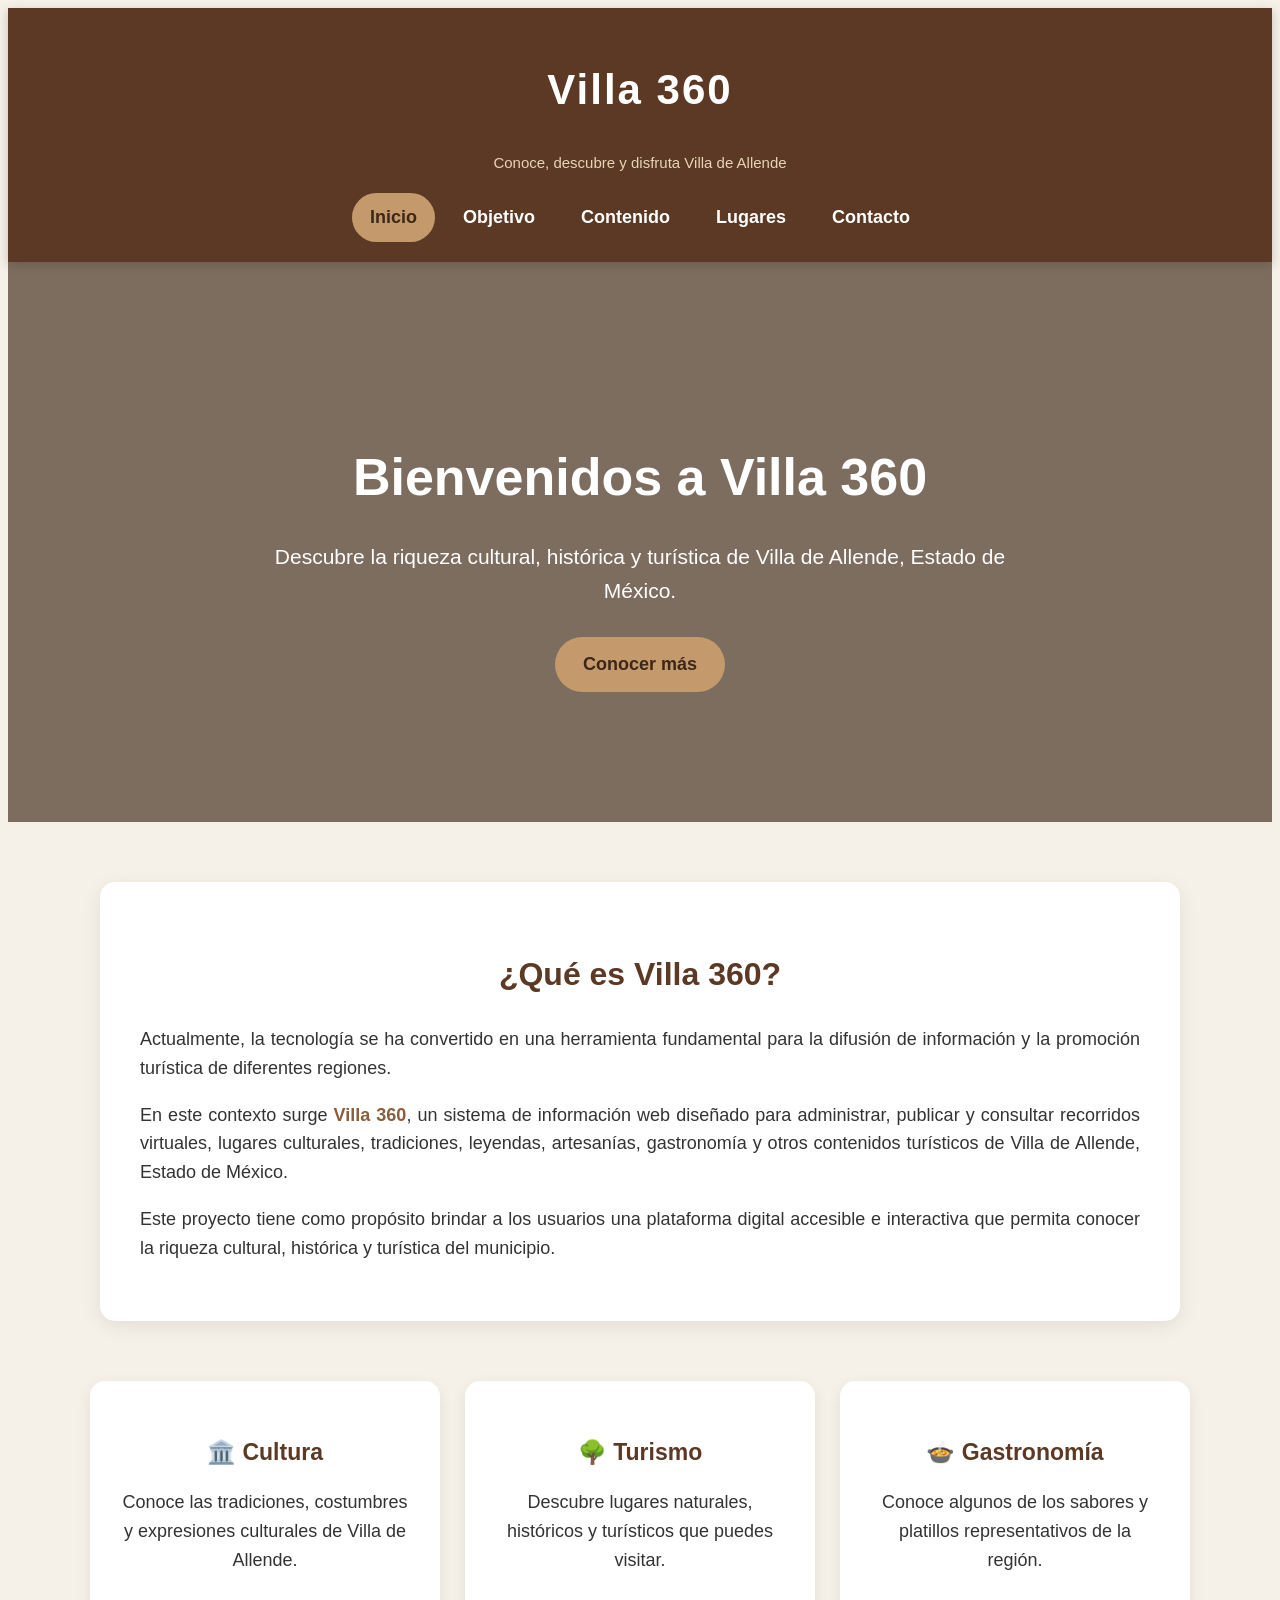
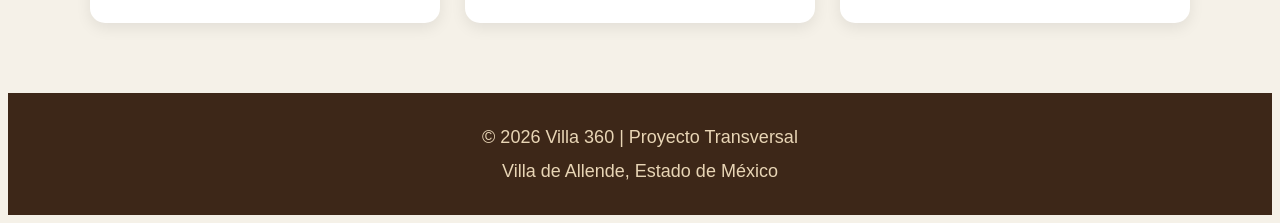
<file: index.html>
<!DOCTYPE html>
<html lang="es">

<head>
    <meta charset="UTF-8">
    <meta name="viewport" content="width=device-width, initial-scale=1.0">
    <title>Villa 360 | Inicio</title>

    <!-- Conexión con el archivo CSS -->
    <link rel="stylesheet" href="estilos.css">
</head>

<body>

    <!-- ENCABEZADO -->
    <header class="encabezado">

        <div class="logo">
            <h1>Villa 360</h1>
            <p>Conoce, descubre y disfruta Villa de Allende</p>
        </div>

        <!-- MENÚ DE NAVEGACIÓN -->
        <nav class="menu">
            <a href="index.html" class="activo">Inicio</a>
            <a href="objetivo.html">Objetivo</a>
            <a href="contenido.html">Contenido</a>
            <a href="lugares.html">Lugares</a>
            <a href="contacto.html">Contacto</a>
        </nav>

    </header>


    <!-- PORTADA PRINCIPAL -->
    <main>

        <section class="hero">

            <div class="hero-contenido">
                <h2>Bienvenidos a Villa 360</h2>

                <p>
                    Descubre la riqueza cultural, histórica y turística
                    de Villa de Allende, Estado de México.
                </p>

                <a href="#que-es" class="boton">
                    Conocer más
                </a>
            </div>

        </section>


        <!-- SECCIÓN ¿QUÉ ES VILLA 360? -->
        <section id="que-es" class="seccion">

            <h2>¿Qué es Villa 360?</h2>

            <p>
                Actualmente, la tecnología se ha convertido en una herramienta
                fundamental para la difusión de información y la promoción
                turística de diferentes regiones.
            </p>

            <p>
                En este contexto surge <strong>Villa 360</strong>, un sistema
                de información web diseñado para administrar, publicar y
                consultar recorridos virtuales, lugares culturales,
                tradiciones, leyendas, artesanías, gastronomía y otros
                contenidos turísticos de Villa de Allende, Estado de México.
            </p>

            <p>
                Este proyecto tiene como propósito brindar a los usuarios
                una plataforma digital accesible e interactiva que permita
                conocer la riqueza cultural, histórica y turística del
                municipio.
            </p>

        </section>


        <!-- TARJETAS INFORMATIVAS -->
        <section class="tarjetas">

            <div class="tarjeta">
                <h3>🏛️ Cultura</h3>
                <p>
                    Conoce las tradiciones, costumbres y expresiones
                    culturales de Villa de Allende.
                </p>
            </div>

            <div class="tarjeta">
                <h3>🌳 Turismo</h3>
                <p>
                    Descubre lugares naturales, históricos y turísticos
                    que puedes visitar.
                </p>
            </div>

            <div class="tarjeta">
                <h3>🍲 Gastronomía</h3>
                <p>
                    Conoce algunos de los sabores y platillos
                    representativos de la región.
                </p>
            </div>

        </section>

    </main>


    <!-- PIE DE PÁGINA -->
    <footer>
        <p>© 2026 Villa 360 | Proyecto Transversal</p>
        <p>Villa de Allende, Estado de México</p>
    </footer>

</body>

</html>
</file>
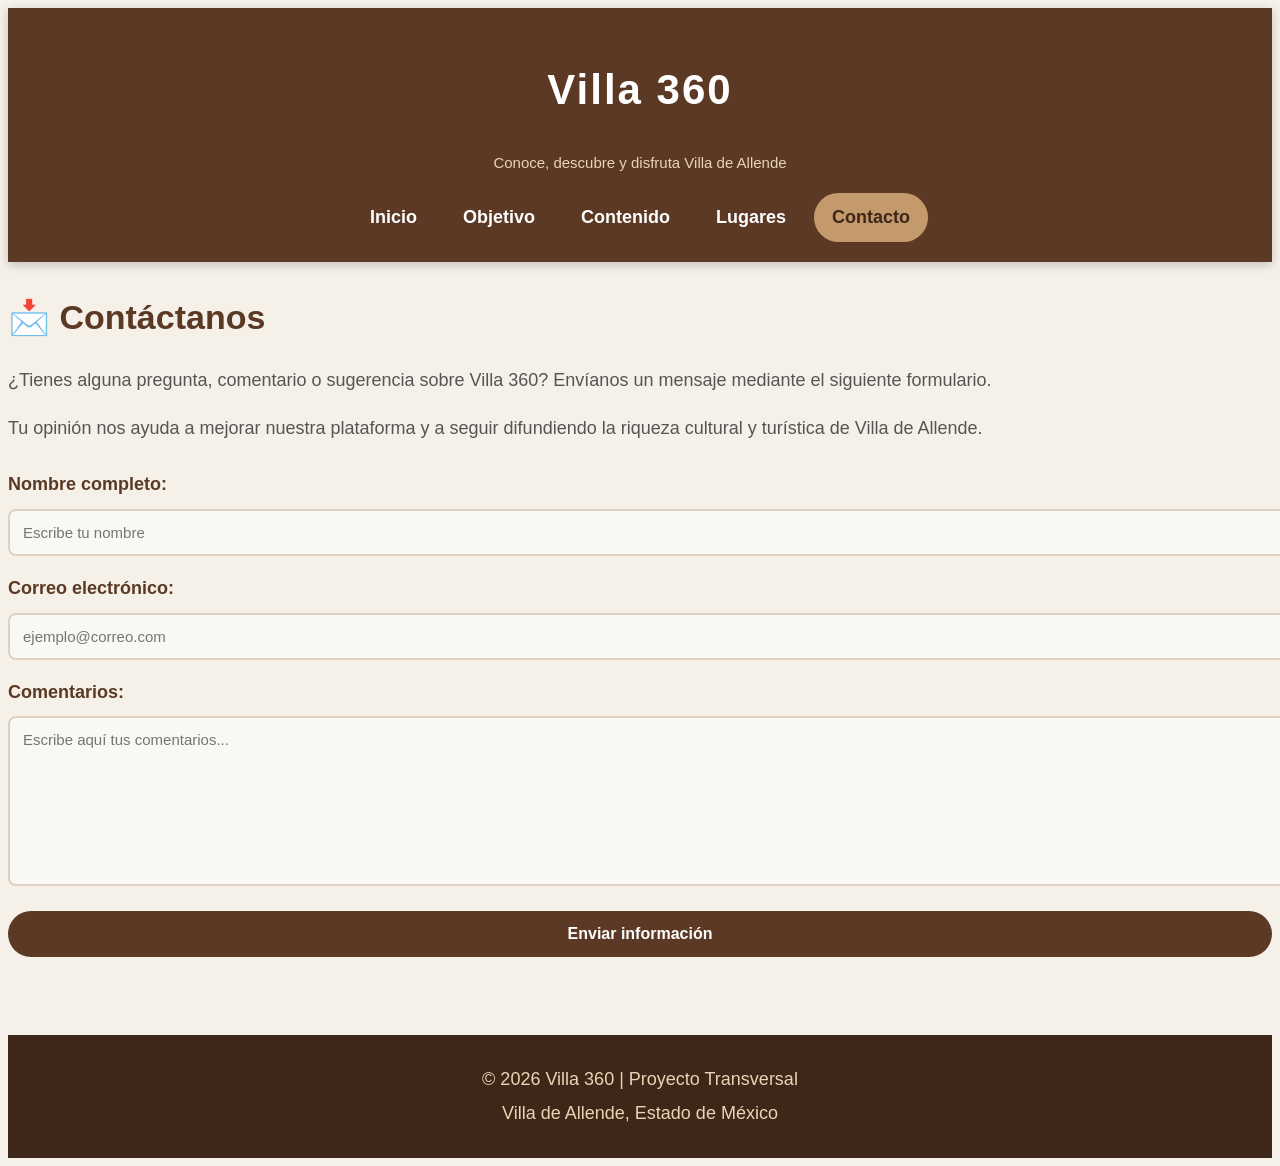
<file: contacto.html>
<!DOCTYPE html>
<html lang="es">

<head>
    <meta charset="UTF-8">
    <meta name="viewport" content="width=device-width, initial-scale=1.0">

    <title>Villa 360 | Contacto</title>

    <link rel="stylesheet" href="estilos.css">
</head>

<body>

    <!-- ENCABEZADO -->
    <header class="encabezado">

        <div class="logo">
            <h1>Villa 360</h1>
            <p>Conoce, descubre y disfruta Villa de Allende</p>
        </div>

        <!-- MENÚ DE NAVEGACIÓN -->
        <nav class="menu">
            <a href="index.html">Inicio</a>
            <a href="objetivo.html">Objetivo</a>
            <a href="contenido.html">Contenido</a>
            <a href="lugares.html">Lugares</a>
            <a href="contacto.html" class="activo">Contacto</a>
        </nav>

    </header>


    <!-- CONTENIDO PRINCIPAL -->
    <main>

        <section class="contacto">

            <div class="contacto-texto">

                <h2>📩 Contáctanos</h2>

                <p>
                    ¿Tienes alguna pregunta, comentario o sugerencia
                    sobre Villa 360? Envíanos un mensaje mediante
                    el siguiente formulario.
                </p>

                <p>
                    Tu opinión nos ayuda a mejorar nuestra plataforma
                    y a seguir difundiendo la riqueza cultural y
                    turística de Villa de Allende.
                </p>

            </div>


            <!-- FORMULARIO -->
            <form id="formulario-contacto">

                <label for="nombre">
                    Nombre completo:
                </label>

                <input
                    type="text"
                    id="nombre"
                    name="nombre"
                    minlength="3"
                    placeholder="Escribe tu nombre"
                    required
                >


                <label for="correo">
                    Correo electrónico:
                </label>

                <input
                    type="email"
                    id="correo"
                    name="correo"
                    placeholder="ejemplo@correo.com"
                    required
                >


                <label for="comentarios">
                    Comentarios:
                </label>

                <textarea
                    id="comentarios"
                    name="comentarios"
                    maxlength="200"
                    placeholder="Escribe aquí tus comentarios..."
                    required
                ></textarea>


                <button type="submit">
                    Enviar información
                </button>

                <p id="mensaje-enviado"></p>

            </form>

        </section>

    </main>


    <!-- PIE DE PÁGINA -->
    <footer>

        <p>© 2026 Villa 360 | Proyecto Transversal</p>

        <p>Villa de Allende, Estado de México</p>

    </footer>

</body>

</html>
</file>
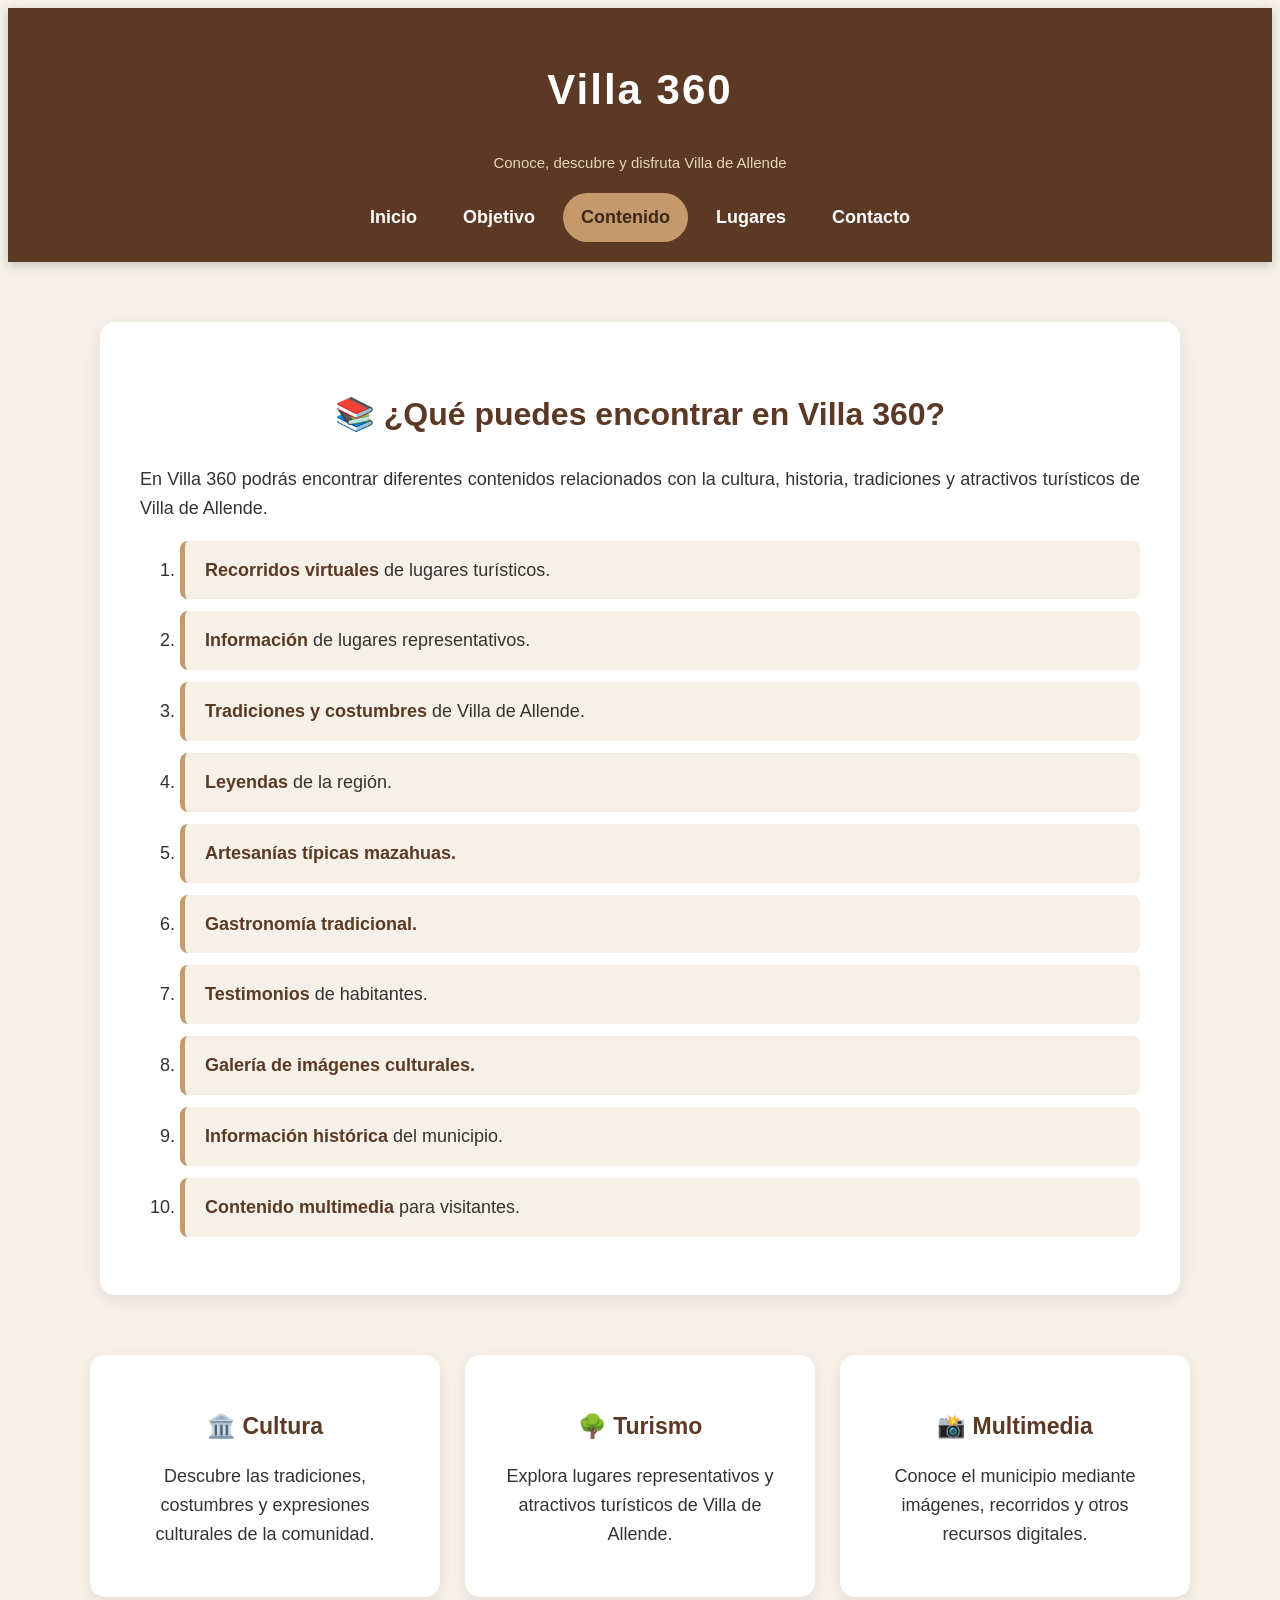
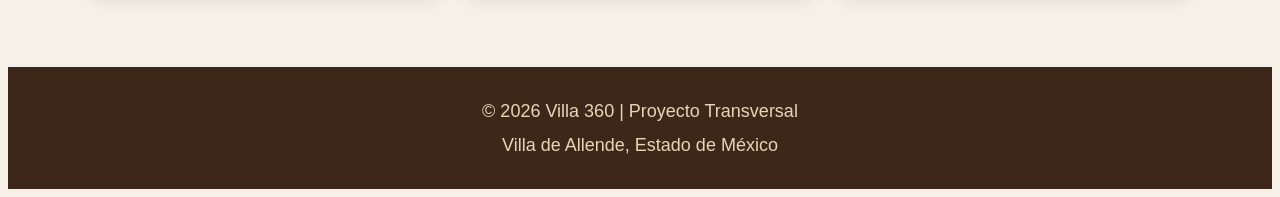
<file: contenido.html>
<!DOCTYPE html>
<html lang="es">

<head>
    <meta charset="UTF-8">
    <meta name="viewport" content="width=device-width, initial-scale=1.0">

    <title>Villa 360 | Contenido</title>

    <link rel="stylesheet" href="estilos.css">
</head>

<body>

    <!-- ENCABEZADO -->
    <header class="encabezado">

        <div class="logo">
            <h1>Villa 360</h1>
            <p>Conoce, descubre y disfruta Villa de Allende</p>
        </div>

        <!-- MENÚ DE NAVEGACIÓN -->
        <nav class="menu">
            <a href="index.html">Inicio</a>
            <a href="objetivo.html">Objetivo</a>
            <a href="contenido.html" class="activo">Contenido</a>
            <a href="lugares.html">Lugares</a>
            <a href="contacto.html">Contacto</a>
        </nav>

    </header>


    <!-- CONTENIDO PRINCIPAL -->
    <main>

        <section class="seccion pagina">

            <h2>📚 ¿Qué puedes encontrar en Villa 360?</h2>

            <p>
                En Villa 360 podrás encontrar diferentes contenidos
                relacionados con la cultura, historia, tradiciones y
                atractivos turísticos de Villa de Allende.
            </p>

            <ol class="lista-contenido">

                <li>
                    <strong>Recorridos virtuales</strong>
                    de lugares turísticos.
                </li>

                <li>
                    <strong>Información</strong>
                    de lugares representativos.
                </li>

                <li>
                    <strong>Tradiciones y costumbres</strong>
                    de Villa de Allende.
                </li>

                <li>
                    <strong>Leyendas</strong>
                    de la región.
                </li>

                <li>
                    <strong>Artesanías típicas mazahuas.</strong>
                </li>

                <li>
                    <strong>Gastronomía tradicional.</strong>
                </li>

                <li>
                    <strong>Testimonios</strong>
                    de habitantes.
                </li>

                <li>
                    <strong>Galería de imágenes culturales.</strong>
                </li>

                <li>
                    <strong>Información histórica</strong>
                    del municipio.
                </li>

                <li>
                    <strong>Contenido multimedia</strong>
                    para visitantes.
                </li>

            </ol>

        </section>


        <!-- TARJETAS INFORMATIVAS -->
        <section class="tarjetas">

            <div class="tarjeta">
                <h3>🏛️ Cultura</h3>
                <p>
                    Descubre las tradiciones, costumbres y
                    expresiones culturales de la comunidad.
                </p>
            </div>

            <div class="tarjeta">
                <h3>🌳 Turismo</h3>
                <p>
                    Explora lugares representativos y atractivos
                    turísticos de Villa de Allende.
                </p>
            </div>

            <div class="tarjeta">
                <h3>📸 Multimedia</h3>
                <p>
                    Conoce el municipio mediante imágenes,
                    recorridos y otros recursos digitales.
                </p>
            </div>

        </section>

    </main>


    <!-- PIE DE PÁGINA -->
    <footer>
        <p>© 2026 Villa 360 | Proyecto Transversal</p>
        <p>Villa de Allende, Estado de México</p>
    </footer>

</body>

</html>
</file>
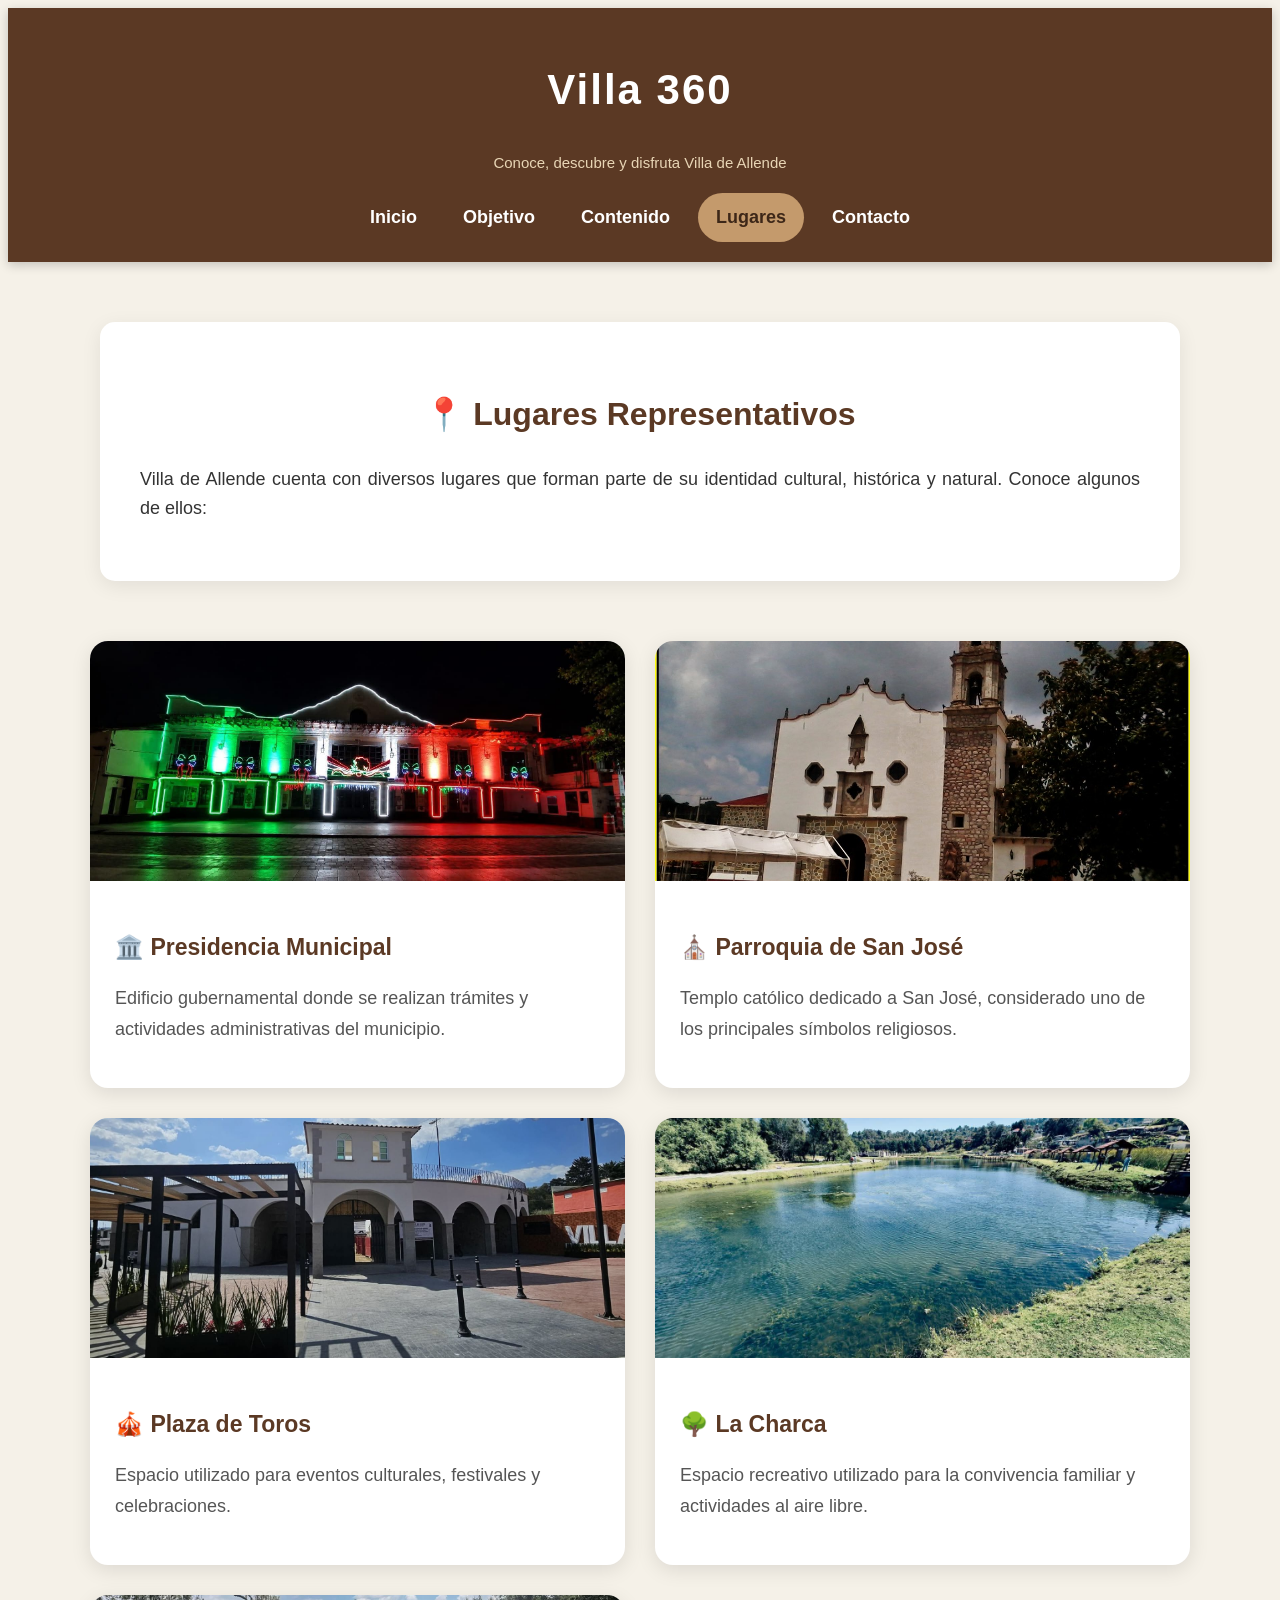
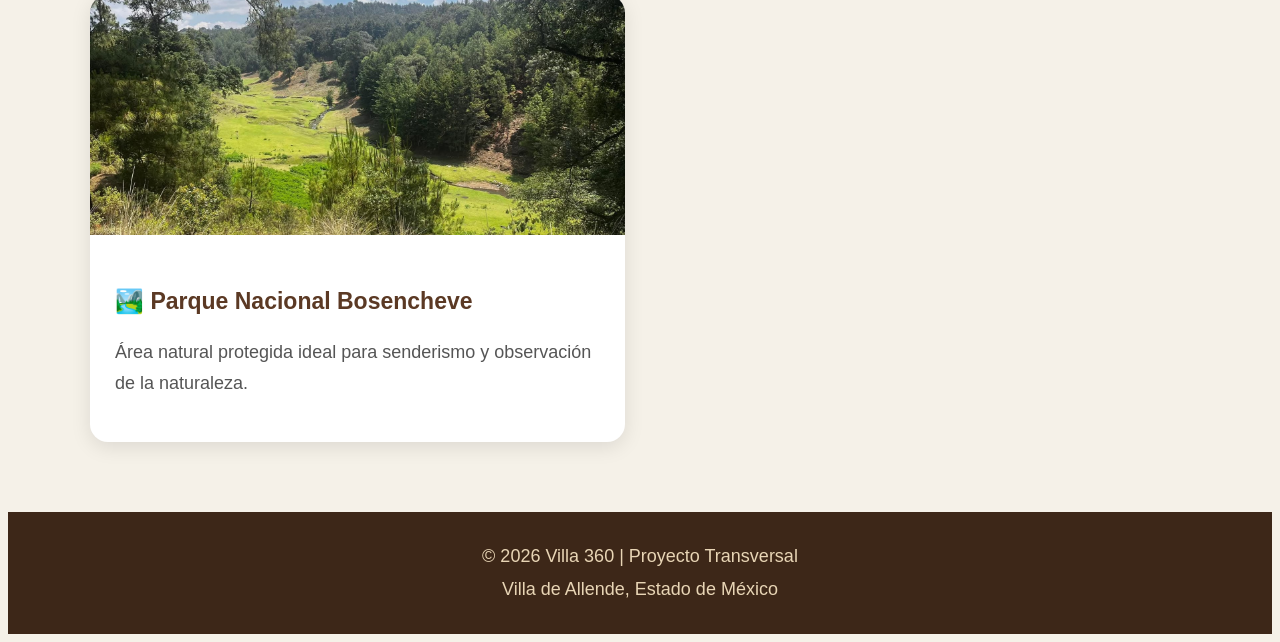
<file: lugares.html>
<!DOCTYPE html>
<html lang="es">

<head>
    <meta charset="UTF-8">
    <meta name="viewport" content="width=device-width, initial-scale=1.0">

    <title>Villa 360 | Lugares Representativos</title>

    <link rel="stylesheet" href="estilos.css">
</head>

<body>

    <!-- ENCABEZADO -->
    <header class="encabezado">

        <div class="logo">
            <h1>Villa 360</h1>
            <p>Conoce, descubre y disfruta Villa de Allende</p>
        </div>

        <!-- MENÚ DE NAVEGACIÓN -->
        <nav class="menu">
            <a href="index.html">Inicio</a>
            <a href="objetivo.html">Objetivo</a>
            <a href="contenido.html">Contenido</a>
            <a href="lugares.html" class="activo">Lugares</a>
            <a href="contacto.html">Contacto</a>
        </nav>

    </header>


    <!-- CONTENIDO PRINCIPAL -->
    <main>

        <section class="seccion">

            <h2>📍 Lugares Representativos</h2>

            <p class="introduccion">
                Villa de Allende cuenta con diversos lugares que forman
                parte de su identidad cultural, histórica y natural.
                Conoce algunos de ellos:
            </p>

        </section>


        <!-- TARJETAS DE LUGARES -->
        <section class="lugares">

            <!-- PRESIDENCIA -->
            <article class="lugar">

                <img
                    src="presidencia.png"
                    alt="Presidencia Municipal de Villa de Allende"
                >

                <div class="lugar-contenido">

                    <h3>🏛️ Presidencia Municipal</h3>

                    <p>
                        Edificio gubernamental donde se realizan trámites
                        y actividades administrativas del municipio.
                    </p>

                </div>

            </article>


            <!-- PARROQUIA -->
            <article class="lugar">

                <img
                    src="parroquia.png"
                    alt="Parroquia de San José"
                >

                <div class="lugar-contenido">

                    <h3>⛪ Parroquia de San José</h3>

                    <p>
                        Templo católico dedicado a San José, considerado
                        uno de los principales símbolos religiosos.
                    </p>

                </div>

            </article>


            <!-- PLAZA DE TOROS -->
            <article class="lugar">

                <img
                    src="plazat.png"
                    alt="Plaza de Toros"
                >

                <div class="lugar-contenido">

                    <h3>🎪 Plaza de Toros</h3>

                    <p>
                        Espacio utilizado para eventos culturales,
                        festivales y celebraciones.
                    </p>

                </div>

            </article>


            <!-- LA CHARCA -->
            <article class="lugar">

                <img
                    src="lacharca.png"
                    alt="La Charca"
                >

                <div class="lugar-contenido">

                    <h3>🌳 La Charca</h3>

                    <p>
                        Espacio recreativo utilizado para la convivencia
                        familiar y actividades al aire libre.
                    </p>

                </div>

            </article>


            <!-- BOSENCHEVE -->
            <article class="lugar">

                <img
                    src="bosencheve.png"
                    alt="Parque Nacional Bosencheve"
                >

                <div class="lugar-contenido">

                    <h3>🏞️ Parque Nacional Bosencheve</h3>

                    <p>
                        Área natural protegida ideal para senderismo
                        y observación de la naturaleza.
                    </p>

                </div>

            </article>

        </section>

    </main>


    <!-- PIE DE PÁGINA -->
    <footer>

        <p>© 2026 Villa 360 | Proyecto Transversal</p>

        <p>Villa de Allende, Estado de México</p>

    </footer>

</body>

</html>
</file>
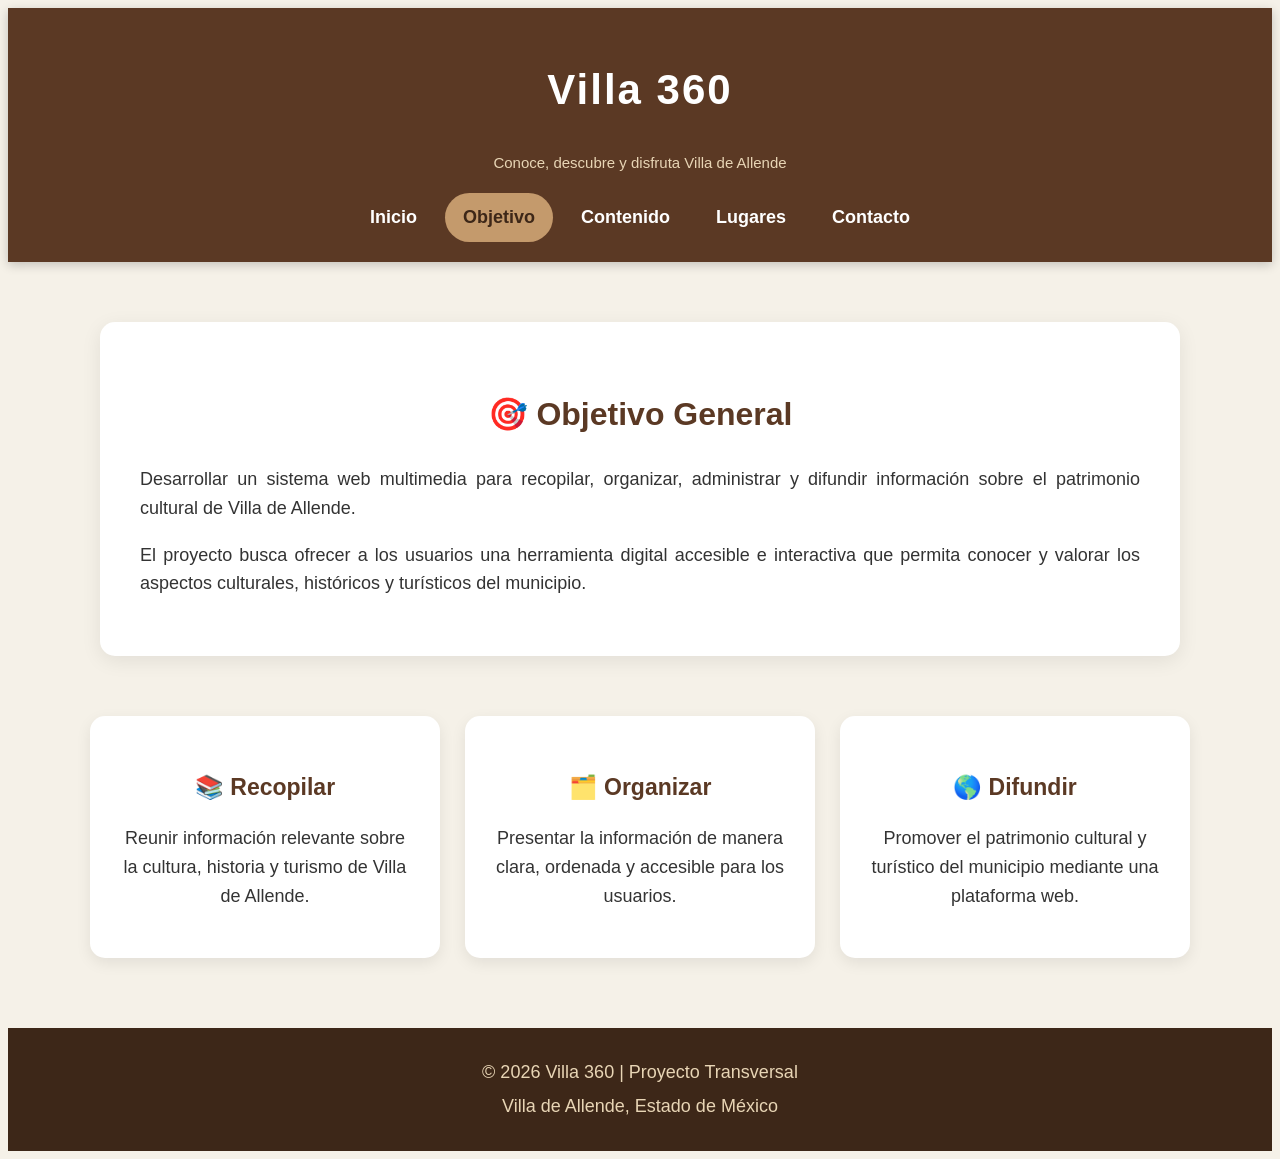
<file: objetivo.html>
<!DOCTYPE html>
<html lang="es">

<head>
    <meta charset="UTF-8">
    <meta name="viewport" content="width=device-width, initial-scale=1.0">

    <title>Villa 360 | Objetivo</title>

    <link rel="stylesheet" href="estilos.css">
</head>

<body>

    <!-- ENCABEZADO -->
    <header class="encabezado">

        <div class="logo">
            <h1>Villa 360</h1>
            <p>Conoce, descubre y disfruta Villa de Allende</p>
        </div>

        <!-- MENÚ DE NAVEGACIÓN -->
        <nav class="menu">
            <a href="index.html">Inicio</a>
            <a href="objetivo.html" class="activo">Objetivo</a>
            <a href="contenido.html">Contenido</a>
            <a href="lugares.html">Lugares</a>
            <a href="contacto.html">Contacto</a>
        </nav>

    </header>


    <!-- CONTENIDO PRINCIPAL -->
    <main>

        <section class="seccion pagina">

            <h2>🎯 Objetivo General</h2>

            <p>
                Desarrollar un sistema web multimedia para recopilar,
                organizar, administrar y difundir información sobre el
                patrimonio cultural de Villa de Allende.
            </p>

            <p>
                El proyecto busca ofrecer a los usuarios una herramienta
                digital accesible e interactiva que permita conocer y
                valorar los aspectos culturales, históricos y turísticos
                del municipio.
            </p>

        </section>


        <!-- TARJETAS -->
        <section class="tarjetas">

            <div class="tarjeta">
                <h3>📚 Recopilar</h3>
                <p>
                    Reunir información relevante sobre la cultura,
                    historia y turismo de Villa de Allende.
                </p>
            </div>

            <div class="tarjeta">
                <h3>🗂️ Organizar</h3>
                <p>
                    Presentar la información de manera clara,
                    ordenada y accesible para los usuarios.
                </p>
            </div>

            <div class="tarjeta">
                <h3>🌎 Difundir</h3>
                <p>
                    Promover el patrimonio cultural y turístico
                    del municipio mediante una plataforma web.
                </p>
            </div>

        </section>

    </main>


    <!-- PIE DE PÁGINA -->
    <footer>
        <p>© 2026 Villa 360 | Proyecto Transversal</p>
        <p>Villa de Allende, Estado de México</p>
    </footer>

</body>

</html>
</file>
<file: estilos.css>
css
/* =========================================
   CONFIGURACIÓN GENERAL
========================================= */

* {
    margin: 0;
    padding: 0;
    box-sizing: border-box;
}

html {
    scroll-behavior: smooth;
}

body {
    font-family: Arial, Helvetica, sans-serif;
    background-color: #f5f1e8;
    color: #333;
    line-height: 1.6;
}


/* =========================================
   ENCABEZADO
========================================= */

.encabezado {
    background-color: #5b3924;
    color: white;
    padding: 20px 8%;
    box-shadow: 0 3px 10px rgba(0, 0, 0, 0.2);
}

.logo {
    text-align: center;
    margin-bottom: 18px;
}

.logo h1 {
    font-size: 42px;
    letter-spacing: 2px;
}

.logo p {
    color: #e8d5b5;
    font-size: 15px;
}


/* =========================================
   MENÚ
========================================= */

.menu {
    display: flex;
    justify-content: center;
    flex-wrap: wrap;
    gap: 10px;
}

.menu a {
    color: white;
    text-decoration: none;
    padding: 10px 18px;
    border-radius: 25px;
    transition: 0.3s;
    font-weight: bold;
}

.menu a:hover,
.menu a.activo {
    background-color: #c49a6c;
    color: #3d2718;
}


/* =========================================
   PORTADA
========================================= */

.hero {
    min-height: 480px;

    background:
        linear-gradient(
            rgba(60, 38, 22, 0.65),
            rgba(60, 38, 22, 0.65)
        );

    display: flex;
    justify-content: center;
    align-items: center;
    text-align: center;

    padding: 40px 20px;
}

.hero-contenido {
    max-width: 750px;
    color: white;
}

.hero h2 {
    font-size: 52px;
    margin-bottom: 20px;
}

.hero p {
    font-size: 21px;
    margin-bottom: 30px;
}


/* =========================================
   BOTONES
========================================= */

.boton {
    display: inline-block;
    background-color: #c49a6c;
    color: #3d2718;

    text-decoration: none;
    font-weight: bold;

    padding: 13px 28px;
    border-radius: 30px;

    transition: 0.3s;
}

.boton:hover {
    background-color: #e1c49b;
    transform: translateY(-3px);
}


/* =========================================
   SECCIONES
========================================= */

.seccion {
    max-width: 1000px;
    margin: 60px auto;
    padding: 40px;

    background-color: white;
    border-radius: 15px;

    box-shadow: 0 5px 20px rgba(0, 0, 0, 0.08);
}

.seccion h2 {
    color: #5b3924;
    font-size: 32px;
    text-align: center;
    margin-bottom: 25px;
}

.seccion p {
    margin-bottom: 18px;
    text-align: justify;
}

.seccion strong {
    color: #8b5e3c;
}


/* =========================================
   TARJETAS
========================================= */

.tarjetas {
    max-width: 1100px;
    margin: 40px auto 70px;

    display: grid;
    grid-template-columns: repeat(3, 1fr);
    gap: 25px;

    padding: 0 20px;
}

.tarjeta {
    background-color: white;

    padding: 30px;
    border-radius: 15px;

    text-align: center;

    box-shadow: 0 5px 15px rgba(0, 0, 0, 0.08);

    transition: 0.3s;
}

.tarjeta:hover {
    transform: translateY(-8px);
    box-shadow: 0 10px 25px rgba(0, 0, 0, 0.15);
}

.tarjeta h3 {
    color: #5b3924;
    font-size: 23px;
    margin-bottom: 15px;
}


/* =========================================
   PIE DE PÁGINA
========================================= */

footer {
    background-color: #3d2718;
    color: #e8d5b5;

    text-align: center;

    padding: 25px;

    margin-top: 40px;
}

footer p {
    margin: 5px;
}


/* =========================================
   DISEÑO PARA CELULARES
========================================= */

@media (max-width: 768px) {

    .logo h1 {
        font-size: 34px;
    }

    .menu {
        flex-direction: column;
        align-items: center;
    }

    .menu a {
        width: 200px;
        text-align: center;
    }

    .hero {
        min-height: 400px;
    }

    .hero h2 {
        font-size: 36px;
    }

    .hero p {
        font-size: 18px;
    }

    .seccion {
        margin: 35px 15px;
        padding: 25px;
    }

    .tarjetas {
        grid-template-columns: 1fr;
        margin-left: 15px;
        margin-right: 15px;
    }
}
css
/* =========================================
   LISTA DE CONTENIDO
========================================= */

.lista-contenido {
    max-width: 800px;
    margin: 30px auto 10px;
    padding: 0;
    list-style-position: inside;
    counter-reset: contenido;
}

.lista-contenido li {
    background-color: #f5f1e8;
    margin: 12px 0;
    padding: 15px 20px;

    border-left: 5px solid #c49a6c;
    border-radius: 8px;

    transition: 0.3s;
}

.lista-contenido li:hover {
    background-color: #eadbc5;
    transform: translateX(5px);
}

.lista-contenido strong {
    color: #5b3924;
}
css
/* =========================================
   LUGARES REPRESENTATIVOS
========================================= */

.introduccion {
    text-align: center;
    max-width: 750px;
    margin: 0 auto;
}


/* CONTENEDOR DE LAS TARJETAS */

.lugares {
    max-width: 1100px;
    margin: 20px auto 70px;

    padding: 0 20px;

    display: grid;
    grid-template-columns: repeat(2, 1fr);

    gap: 30px;
}


/* TARJETA DE CADA LUGAR */

.lugar {
    background-color: white;

    border-radius: 18px;

    overflow: hidden;

    box-shadow: 0 5px 20px rgba(0, 0, 0, 0.10);

    transition: 0.3s;
}


/* EFECTO AL PASAR EL RATÓN */

.lugar:hover {
    transform: translateY(-8px);

    box-shadow: 0 12px 30px rgba(0, 0, 0, 0.18);
}


/* IMAGEN */

.lugar img {
    width: 100%;
    height: 240px;

    object-fit: cover;

    display: block;
}


/* INFORMACIÓN */

.lugar-contenido {
    padding: 25px;
}


.lugar-contenido h3 {
    color: #5b3924;

    font-size: 23px;

    margin-bottom: 12px;
}


.lugar-contenido p {
    color: #555;

    line-height: 1.7;
}


/* =========================================
   DISEÑO PARA CELULARES
========================================= */

@media (max-width: 768px) {

    .lugares {
        grid-template-columns: 1fr;

        padding: 0 15px;
    }

    .lugar img {
        height: 220px;
    }

}
css 
/* =========================================
   PÁGINA DE CONTACTO
========================================= */

.contacto {
    max-width: 1000px;

    margin: 60px auto;

    padding: 40px;

    background-color: white;

    border-radius: 18px;

    box-shadow: 0 5px 20px rgba(0, 0, 0, 0.10);

    display: grid;

    grid-template-columns: 1fr 1fr;

    gap: 50px;

    align-items: center;
}


/* TEXTO */

.contacto-texto h2 {
    color: #5b3924;

    font-size: 34px;

    margin-bottom: 20px;
}

.contacto-texto p {
    margin-bottom: 18px;

    color: #555;

    line-height: 1.7;
}


/* =========================================
   FORMULARIO
========================================= */

#formulario-contacto {
    display: flex;

    flex-direction: column;

    gap: 10px;
}


/* ETIQUETAS */

#formulario-contacto label {
    color: #5b3924;

    font-weight: bold;

    margin-top: 8px;
}


/* CAMPOS */

#formulario-contacto input,
#formulario-contacto textarea {

    width: 100%;

    padding: 13px;

    border: 2px solid #dfd1bf;

    border-radius: 8px;

    background-color: #faf8f4;

    font-family: Arial, Helvetica, sans-serif;

    font-size: 15px;

    outline: none;

    transition: 0.3s;
}


/* EFECTO AL SELECCIONAR */

#formulario-contacto input:focus,
#formulario-contacto textarea:focus {

    border-color: #c49a6c;

    background-color: white;

    box-shadow: 0 0 5px rgba(196, 154, 108, 0.3);
}


/* TEXTAREA */

#formulario-contacto textarea {

    min-height: 140px;

    resize: vertical;
}


/* =========================================
   BOTÓN
========================================= */

#formulario-contacto button {

    margin-top: 15px;

    padding: 14px;

    border: none;

    border-radius: 25px;

    background-color: #5b3924;

    color: white;

    font-size: 16px;

    font-weight: bold;

    cursor: pointer;

    transition: 0.3s;
}


#formulario-contacto button:hover {

    background-color: #c49a6c;

    color: #3d2718;

    transform: translateY(-2px);
}


/* =========================================
   MENSAJE DEL FORMULARIO
========================================= */

#mensaje-enviado {

    text-align: center;

    color: #5b3924;

    font-weight: bold;

    margin-top: 10px;
}


/* =========================================
   CONTACTO EN CELULAR
========================================= */

@media (max-width: 768px) {

    .contacto {

        grid-template-columns: 1fr;

        margin: 35px 15px;

        padding: 25px;

        gap: 25px;
    }

    .contacto-texto h2 {

        font-size: 29px;
    }
}
/* Diseño para celulares */
@media screen and (max-width: 600px) {
    body {
        font-size: 14px;
    }

    nav a {
        display: block;
        margin: 5px 0;
    }

    img {
        width: 100%;
        height: auto;
    }
}

/* Diseño para tabletas */
@media screen and (min-width: 601px) and (max-width: 1024px) {
    body {
        font-size: 16px;
    }
}

/* Diseño para computadoras */
@media screen and (min-width: 1025px) {
    body {
        font-size: 18px;
    }
}
</file>
